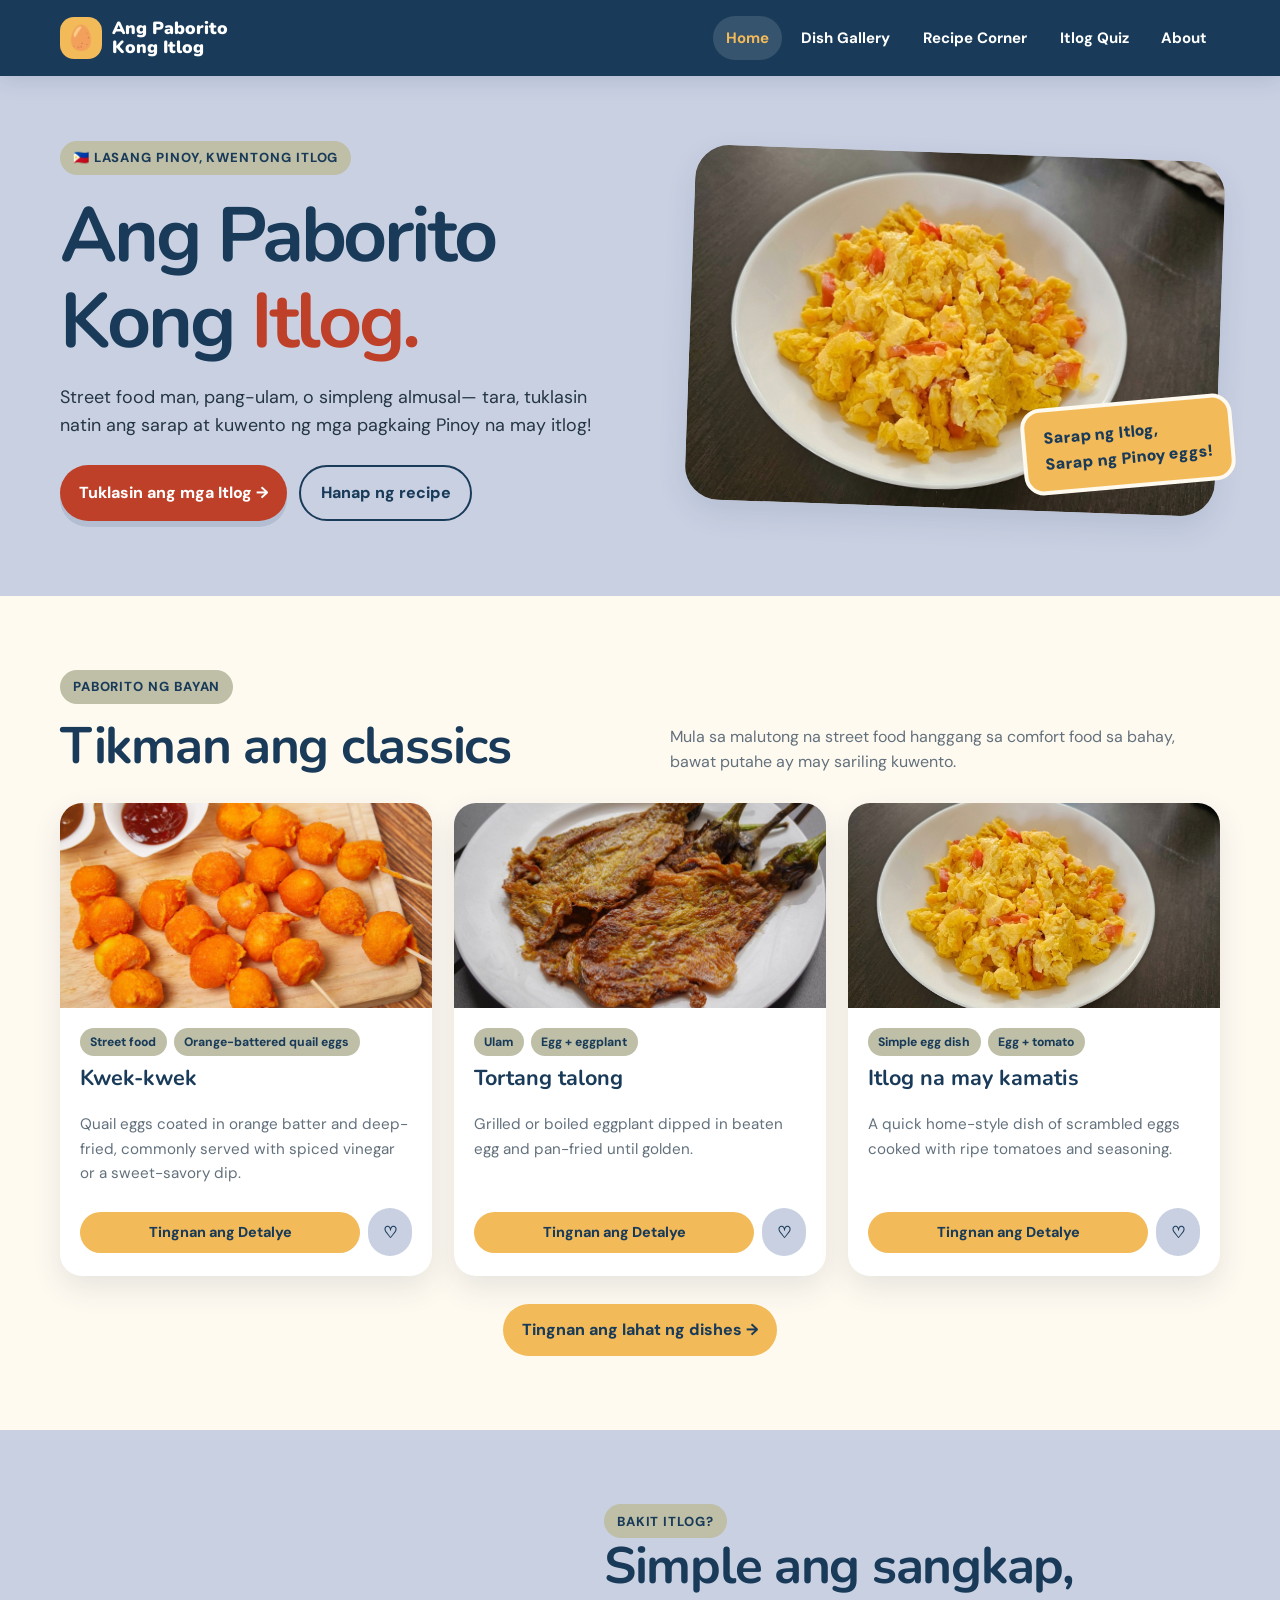
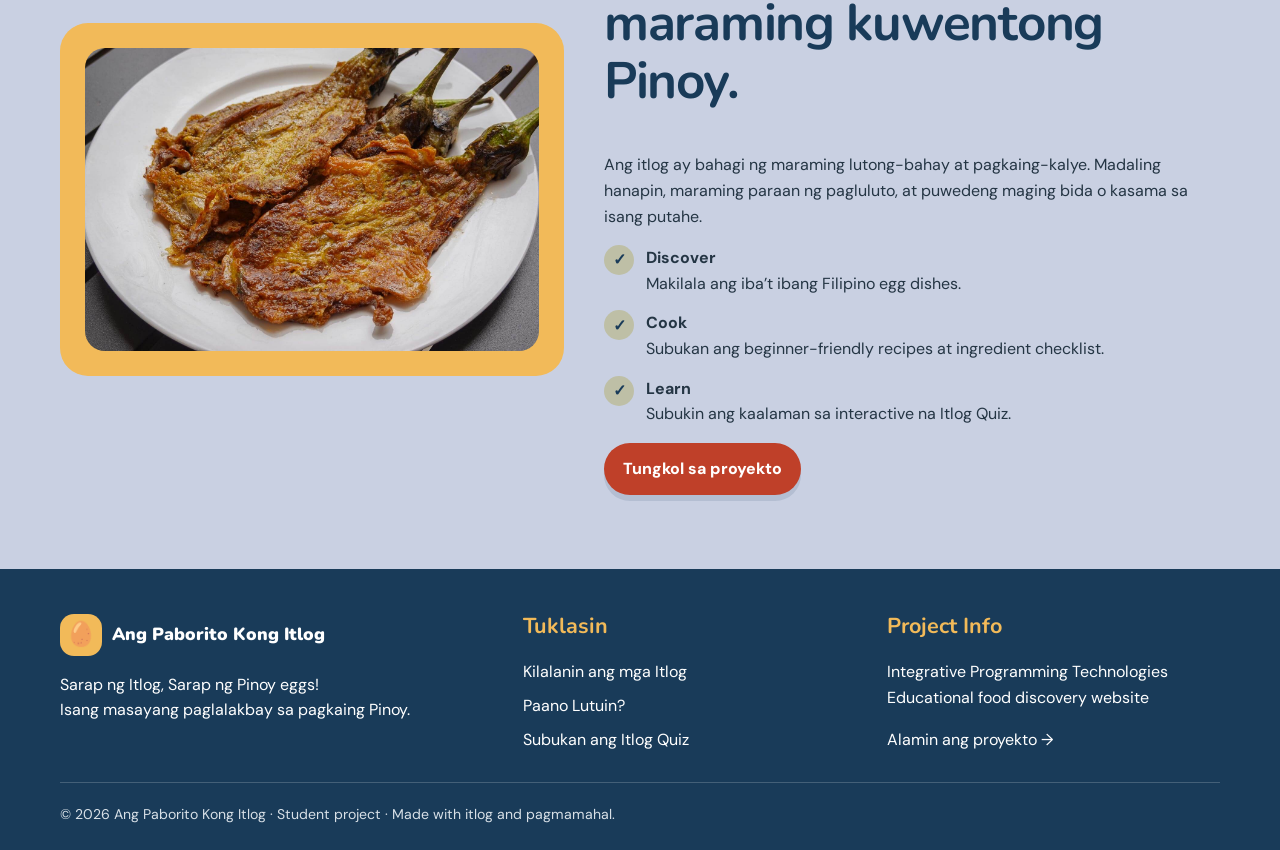
<file: index.html>
<!doctype html>
<html lang="fil">
<head>
    <meta charset="utf-8">
    <meta name="viewport" content="width=device-width, initial-scale=1">
    <meta name="description" content="Kilalanin ang Filipino egg dishes, subukan ang recipes, at sagutan ang Itlog Quiz.">

    <title>Tara, Kain Itlog! | Ang Paborito Kong Itlog</title>

    <link rel="stylesheet" href="css/style.css">
</head>
<body>
    <!-- Header and Navigation -->
    <header class="site-header">
        <div class="container nav-wrap">

            <a class="brand" href="index.html" aria-label="Ang Paborito Kong Itlog home">
                <span class="brand-mark">🥚</span>
                <span>
                    Ang Paborito<br>
                    Kong Itlog
                </span>
            </a>

            <button
                class="menu-toggle"
                id="menuToggle"
                aria-expanded="false"
                aria-controls="mainNav"
            >
                ☰ Menu
            </button>

            <nav class="nav-links" id="mainNav" aria-label="Pangunahing navigation">
                <a href="index.html">Home</a>
                <a href="dishes.html">Dish Gallery</a>
                <a href="recipes.html">Recipe Corner</a>
                <a href="quiz.html">Itlog Quiz</a>
                <a href="about.html">About</a>
            </nav>

        </div>
    </header>

    <main>
        <!-- Hero Section -->
        <section class="hero">
            <div class="container hero-grid">

                <div>
                    <span class="eyebrow">🇵🇭 Lasang Pinoy, kwentong itlog</span>

                    <h1>
                        Ang Paborito<br>
                        Kong <span>Itlog.</span>
                    </h1>

                    <p>
                        Street food man, pang-ulam, o simpleng almusal—
                        tara, tuklasin natin ang sarap at kuwento ng mga
                        pagkaing Pinoy na may itlog!
                    </p>

                    <div class="actions">
                        <a class="button primary" href="dishes.html">
                            Tuklasin ang mga Itlog →
                        </a>

                        <a class="button outline" href="recipes.html">
                            Hanap ng recipe
                        </a>
                    </div>
                </div>

                <div class="hero-art">
                    <img
                        src="images/hero.jpg"
                        alt="Illustration ng kwek-kwek at itlog sa plato"
                    >

                    <span class="hero-sticker">
                        Sarap ng Itlog,<br>
                        Sarap ng Pinoy eggs!
                    </span>
                </div>

            </div>
        </section>

        <!-- Featured Dishes Section -->
        <section class="section">
            <div class="container">

                <div class="section-head">
                    <div>
                        <span class="eyebrow">Paborito ng bayan</span>

                        <h2 style="margin: 14px 0 0">
                            Tikman ang classics
                        </h2>
                    </div>

                    <p>
                        Mula sa malutong na street food hanggang sa comfort
                        food sa bahay, bawat putahe ay may sariling kuwento.
                    </p>
                </div>

                <div class="dish-grid" id="featuredDishes"></div>

                <div class="center" style="margin-top: 28px">
                    <a class="button secondary" href="dishes.html">
                        Tingnan ang lahat ng dishes →
                    </a>
                </div>

            </div>
        </section>

        <!-- Filipino Food Culture Section -->
        <section class="section alt">
            <div class="container culture-grid">

                <div class="culture-art">
                    <img
                        src="images/tortang-talong.jpg"
                        alt="Illustration ng tortang talong"
                    >
                </div>

                <div>
                    <span class="eyebrow">Bakit itlog?</span>

                    <h2>
                        Simple ang sangkap,<br>
                        maraming kuwentong Pinoy.
                    </h2>

                    <p>
                        Ang itlog ay bahagi ng maraming lutong-bahay at
                        pagkaing-kalye. Madaling hanapin, maraming paraan
                        ng pagluluto, at puwedeng maging bida o kasama
                        sa isang putahe.
                    </p>

                    <ul class="feature-list">
                        <li>
                            <span class="check-dot">✓</span>
                            <span>
                                <b>Discover</b><br>
                                Makilala ang iba’t ibang Filipino egg dishes.
                            </span>
                        </li>

                        <li>
                            <span class="check-dot">✓</span>
                            <span>
                                <b>Cook</b><br>
                                Subukan ang beginner-friendly recipes at
                                ingredient checklist.
                            </span>
                        </li>

                        <li>
                            <span class="check-dot">✓</span>
                            <span>
                                <b>Learn</b><br>
                                Subukin ang kaalaman sa interactive na
                                Itlog Quiz.
                            </span>
                        </li>
                    </ul>

                    <a class="button primary" href="about.html">
                        Tungkol sa proyekto
                    </a>
                </div>

            </div>
        </section>
    </main>

    <!-- Footer -->
    <footer class="site-footer">
        <div class="container">

            <div class="footer-grid">

                <!-- Footer Brand -->
                <div>
                    <div class="brand">
                        <span class="brand-mark">🥚</span>
                        <span>Ang Paborito Kong Itlog</span>
                    </div>

                    <p style="margin-top: 16px">
                        Sarap ng Itlog, Sarap ng Pinoy eggs!<br>
                        Isang masayang paglalakbay sa pagkaing Pinoy.
                    </p>
                </div>

                <!-- Footer Navigation -->
                <div>
                    <h3>Tuklasin</h3>

                    <div class="footer-links">
                        <a href="dishes.html">Kilalanin ang mga Itlog</a>
                        <a href="recipes.html">Paano Lutuin?</a>
                        <a href="quiz.html">Subukan ang Itlog Quiz</a>
                    </div>
                </div>

                <!-- Project Information -->
                <div>
                    <h3>Project Info</h3>

                    <p>
                        Integrative Programming Technologies<br>
                        Educational food discovery website
                    </p>

                    <a href="about.html">Alamin ang proyekto →</a>
                </div>

            </div>

            <!-- Copyright -->
            <div class="copyright">
                © 2026 Ang Paborito Kong Itlog · Student project ·
                Made with itlog and pagmamahal.
            </div>

        </div>
    </footer>

    <!-- JavaScript Files -->
    <script src="js/main.js"></script>
    <script src="js/dishes.js"></script>
</body>
</html>
</file>
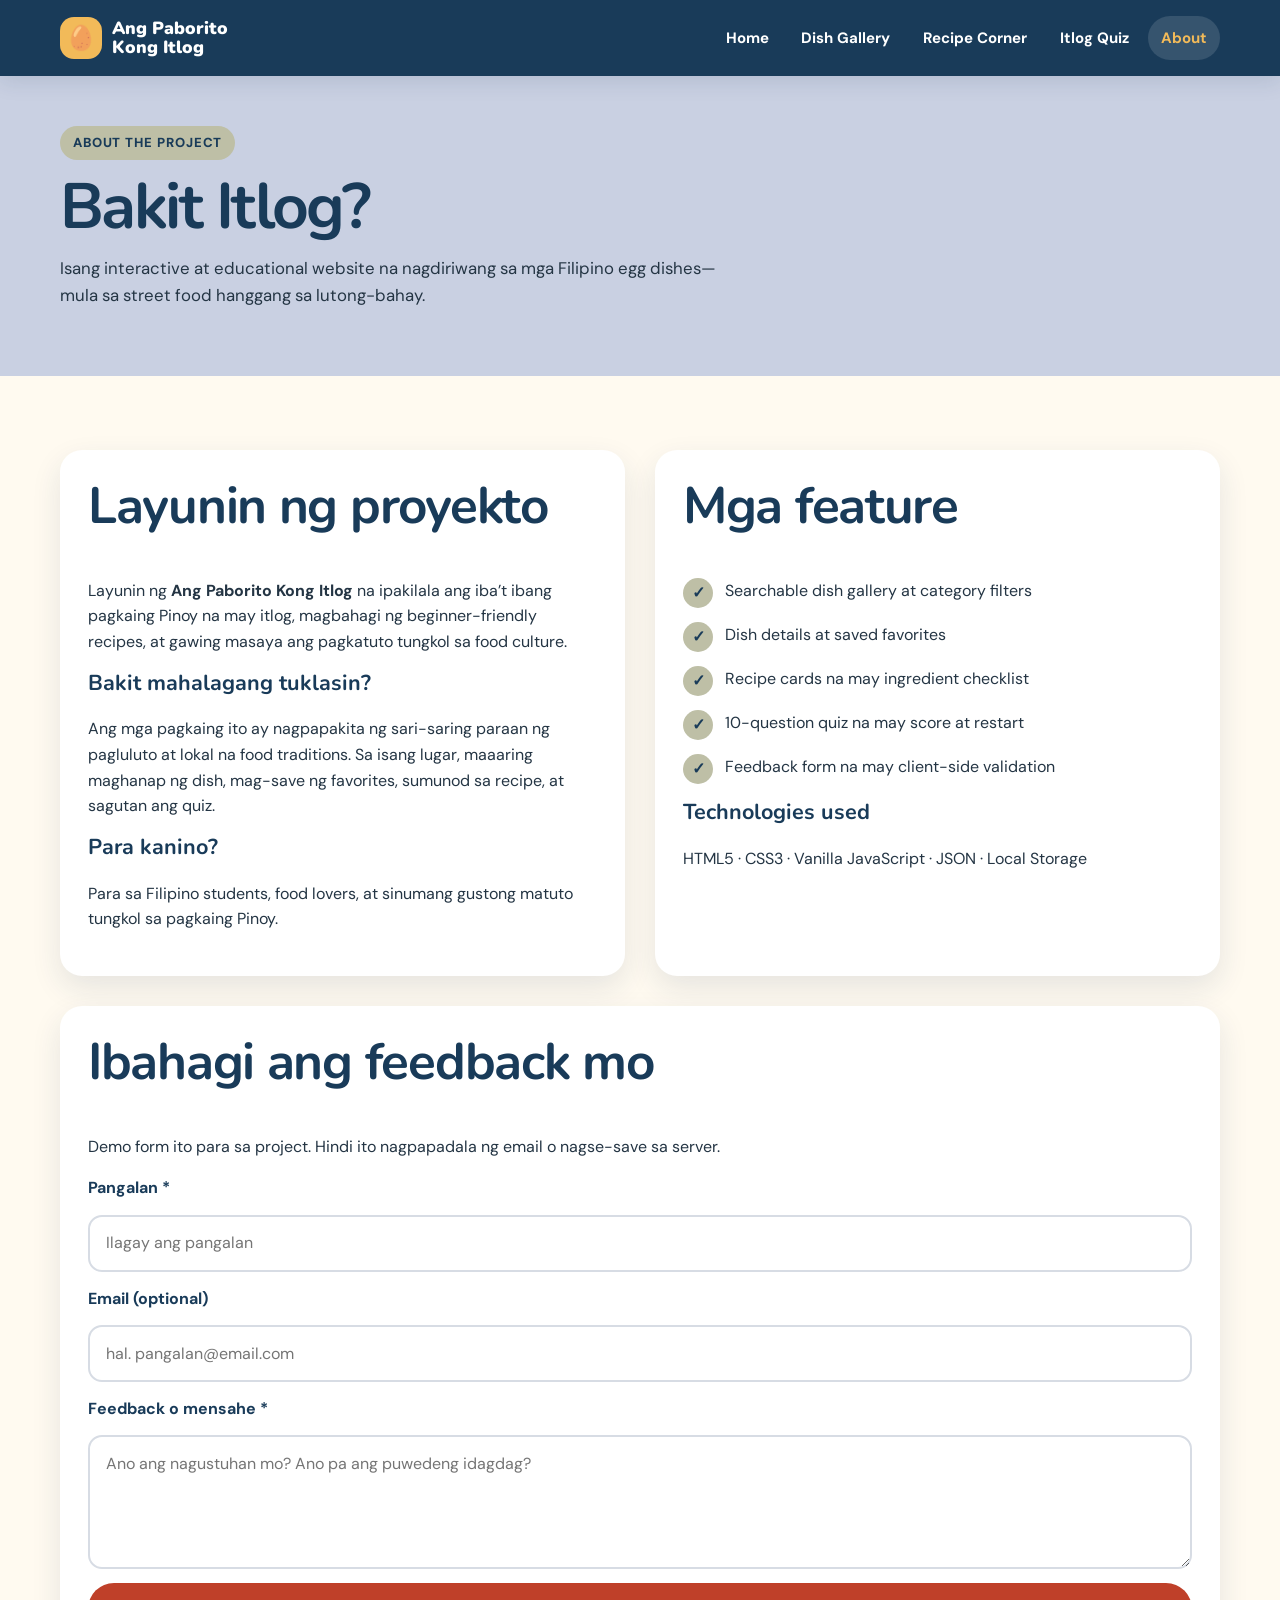
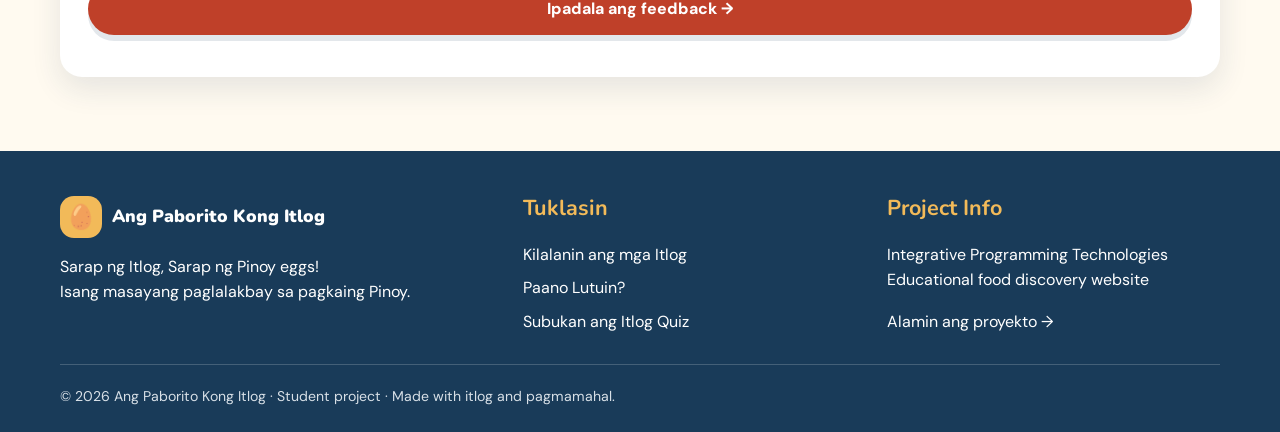
<file: about.html>
<!doctype html>
<html lang="fil">
<head>
    <meta charset="utf-8">
    <meta name="viewport" content="width=device-width, initial-scale=1">
    <meta name="description" content="Kilalanin ang Filipino egg dishes, subukan ang recipes, at sagutan ang Itlog Quiz.">

    <title>Bakit Itlog? | Ang Paborito Kong Itlog</title>

    <link rel="stylesheet" href="css/style.css">
</head>
<body>
    <header class="site-header">
        <div class="container nav-wrap">
            <a class="brand" href="index.html" aria-label="Ang Paborito Kong Itlog home">
                <span class="brand-mark">🥚</span>
                <span>
                    Ang Paborito<br>
                    Kong Itlog
                </span>
            </a>

            <button
                class="menu-toggle"
                id="menuToggle"
                aria-expanded="false"
                aria-controls="mainNav"
            >
                ☰ Menu
            </button>

            <nav class="nav-links" id="mainNav" aria-label="Pangunahing navigation">
                <a href="index.html">Home</a>
                <a href="dishes.html">Dish Gallery</a>
                <a href="recipes.html">Recipe Corner</a>
                <a href="quiz.html">Itlog Quiz</a>
                <a href="about.html">About</a>
            </nav>
        </div>
    </header>

    <main>
        <section class="page-hero">
            <div class="container">
                <span class="eyebrow">About the project</span>

                <h1>Bakit Itlog?</h1>

                <p>
                    Isang interactive at educational website na nagdiriwang
                    sa mga Filipino egg dishes—mula sa street food hanggang
                    sa lutong-bahay.
                </p>
            </div>
        </section>

        <section class="section">
            <div class="container about-grid">

                <!-- Project Purpose -->
                <article class="info-panel">
                    <h2>Layunin ng proyekto</h2>

                    <p>
                        Layunin ng <b>Ang Paborito Kong Itlog</b> na ipakilala
                        ang iba’t ibang pagkaing Pinoy na may itlog, magbahagi
                        ng beginner-friendly recipes, at gawing masaya ang
                        pagkatuto tungkol sa food culture.
                    </p>

                    <h3>Bakit mahalagang tuklasin?</h3>

                    <p>
                        Ang mga pagkaing ito ay nagpapakita ng sari-saring
                        paraan ng pagluluto at lokal na food traditions.
                        Sa isang lugar, maaaring maghanap ng dish, mag-save
                        ng favorites, sumunod sa recipe, at sagutan ang quiz.
                    </p>

                    <h3>Para kanino?</h3>

                    <p>
                        Para sa Filipino students, food lovers, at sinumang
                        gustong matuto tungkol sa pagkaing Pinoy.
                    </p>
                </article>

                <!-- Project Features -->
                <article class="info-panel">
                    <h2>Mga feature</h2>

                    <ul class="feature-list">
                        <li>
                            <span class="check-dot">✓</span>
                            <span>Searchable dish gallery at category filters</span>
                        </li>

                        <li>
                            <span class="check-dot">✓</span>
                            <span>Dish details at saved favorites</span>
                        </li>

                        <li>
                            <span class="check-dot">✓</span>
                            <span>Recipe cards na may ingredient checklist</span>
                        </li>

                        <li>
                            <span class="check-dot">✓</span>
                            <span>10-question quiz na may score at restart</span>
                        </li>

                        <li>
                            <span class="check-dot">✓</span>
                            <span>Feedback form na may client-side validation</span>
                        </li>
                    </ul>

                    <h3>Technologies used</h3>

                    <p>
                        HTML5 · CSS3 · Vanilla JavaScript · JSON · Local Storage
                    </p>
                </article>

                <!-- Feedback Form -->
                <article class="info-panel" style="grid-column: 1 / -1">
                    <h2>Ibahagi ang feedback mo</h2>

                    <p>
                        Demo form ito para sa project. Hindi ito nagpapadala
                        ng email o nagse-save sa server.
                    </p>

                    <form id="feedbackForm" class="feedback-form">
                        <label for="feedbackName">Pangalan *</label>

                        <input
                            class="field"
                            id="feedbackName"
                            name="name"
                            required
                            maxlength="80"
                            placeholder="Ilagay ang pangalan"
                        >

                        <label for="feedbackEmail">Email (optional)</label>

                        <input
                            class="field"
                            id="feedbackEmail"
                            name="email"
                            type="email"
                            placeholder="hal. pangalan@email.com"
                        >

                        <label for="feedbackMessage">Feedback o mensahe *</label>

                        <textarea
                            class="field"
                            id="feedbackMessage"
                            name="message"
                            required
                            minlength="5"
                            rows="4"
                            placeholder="Ano ang nagustuhan mo? Ano pa ang puwedeng idagdag?"
                        ></textarea>

                        <button class="button primary" type="submit">
                            Ipadala ang feedback →
                        </button>

                        <div id="feedbackNotice" aria-live="polite"></div>
                    </form>
                </article>

            </div>
        </section>
    </main>

    <footer class="site-footer">
        <div class="container">
            <div class="footer-grid">

                <!-- Footer Brand -->
                <div>
                    <div class="brand">
                        <span class="brand-mark">🥚</span>
                        <span>Ang Paborito Kong Itlog</span>
                    </div>

                    <p style="margin-top: 16px">
                        Sarap ng Itlog, Sarap ng Pinoy eggs!<br>
                        Isang masayang paglalakbay sa pagkaing Pinoy.
                    </p>
                </div>

                <!-- Footer Navigation -->
                <div>
                    <h3>Tuklasin</h3>

                    <div class="footer-links">
                        <a href="dishes.html">Kilalanin ang mga Itlog</a>
                        <a href="recipes.html">Paano Lutuin?</a>
                        <a href="quiz.html">Subukan ang Itlog Quiz</a>
                    </div>
                </div>

                <!-- Project Information -->
                <div>
                    <h3>Project Info</h3>

                    <p>
                        Integrative Programming Technologies<br>
                        Educational food discovery website
                    </p>

                    <a href="about.html">Alamin ang proyekto →</a>
                </div>

            </div>

            <div class="copyright">
                © 2026 Ang Paborito Kong Itlog · Student project ·
                Made with itlog and pagmamahal.
            </div>
        </div>
    </footer>

    <script src="js/main.js"></script>
    <script src="js/about.js"></script>
</body>
</html>
</file>
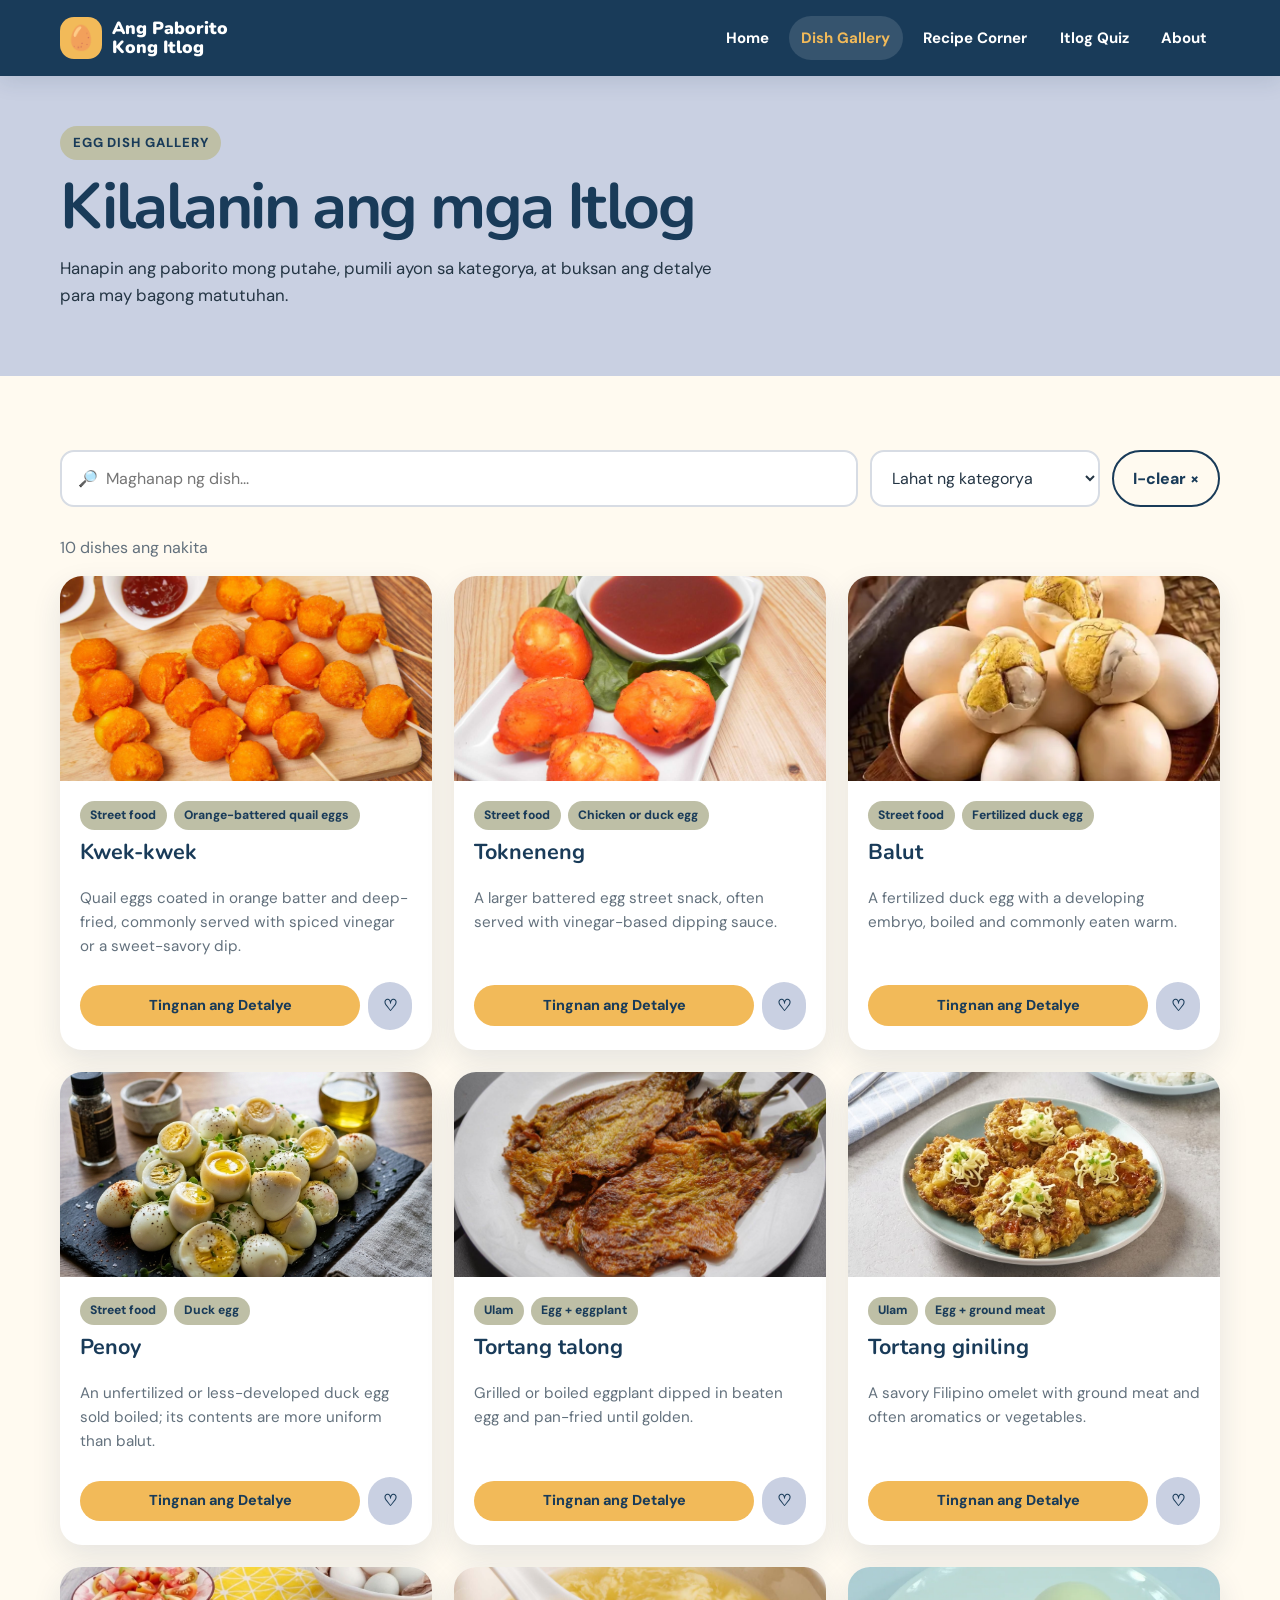
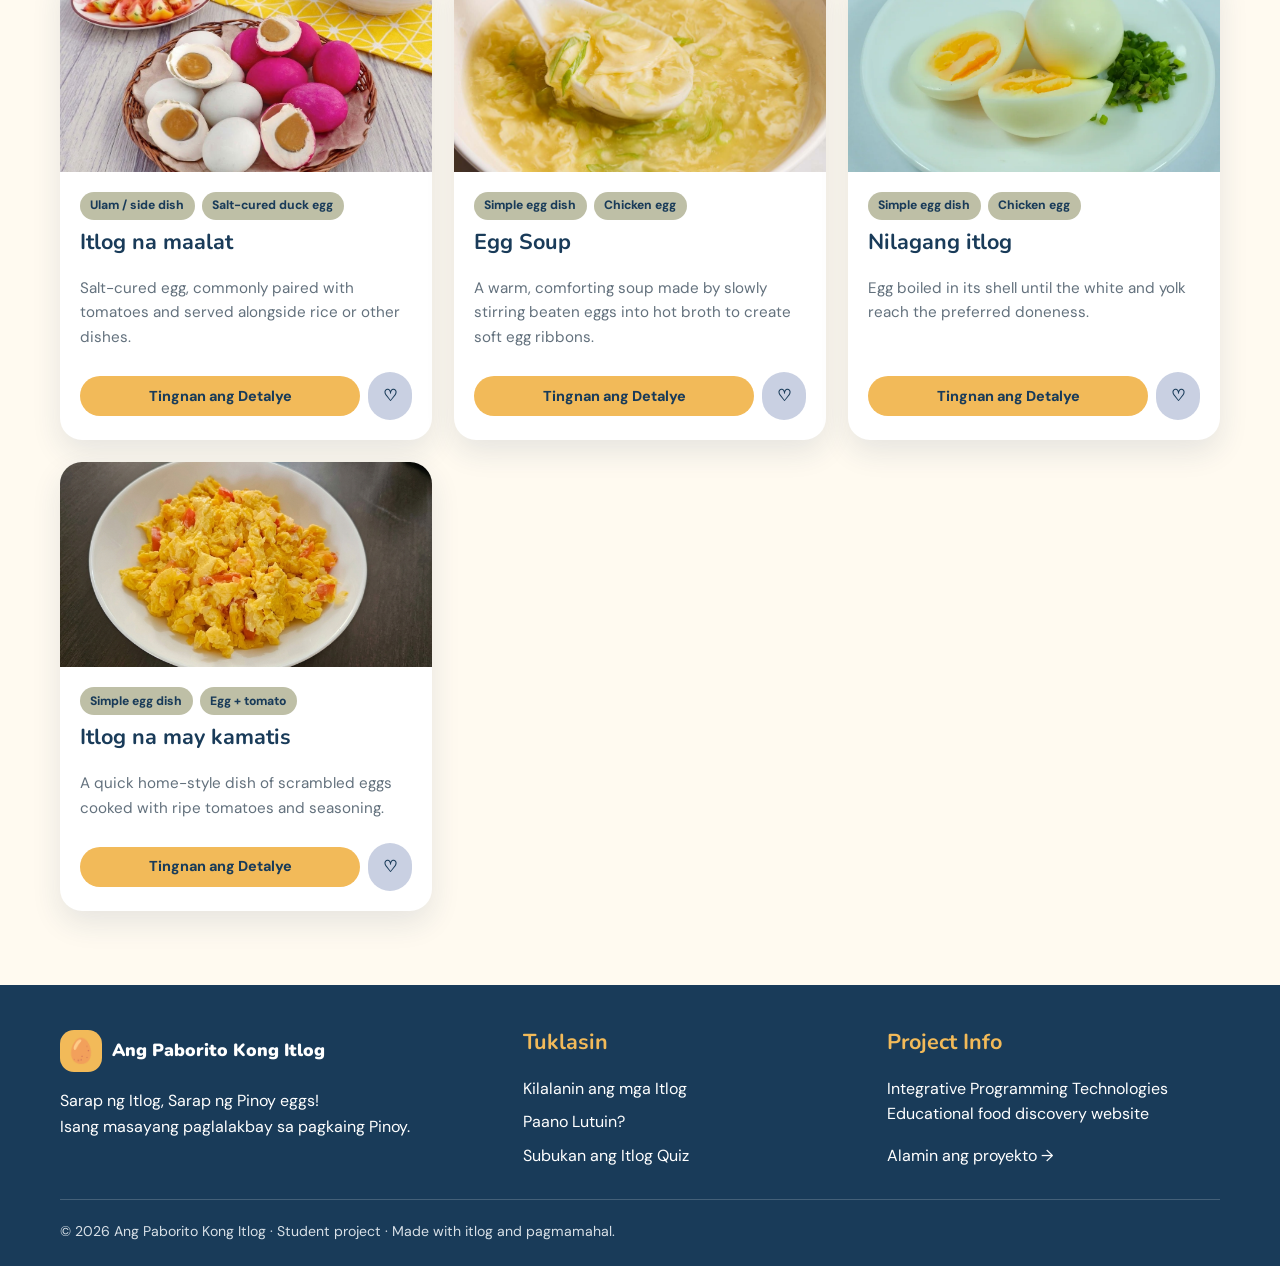
<file: dishes.html>
<!doctype html>
<html lang="fil">
<head>
    <meta charset="utf-8">
    <meta name="viewport" content="width=device-width, initial-scale=1">
    <meta name="description" content="Kilalanin ang Filipino egg dishes, subukan ang recipes, at sagutan ang Itlog Quiz.">

    <title>Kilalanin ang mga Itlog | Ang Paborito Kong Itlog</title>

    <link rel="stylesheet" href="css/style.css">
</head>
<body>
    <header class="site-header">
        <div class="container nav-wrap">

            <a class="brand" href="index.html" aria-label="Ang Paborito Kong Itlog home">
                <span class="brand-mark">🥚</span>
                <span>
                    Ang Paborito<br>
                    Kong Itlog
                </span>
            </a>

            <button
                class="menu-toggle"
                id="menuToggle"
                aria-expanded="false"
                aria-controls="mainNav"
            >
                ☰ Menu
            </button>

            <nav class="nav-links" id="mainNav" aria-label="Pangunahing navigation">
                <a href="index.html">Home</a>
                <a href="dishes.html">Dish Gallery</a>
                <a href="recipes.html">Recipe Corner</a>
                <a href="quiz.html">Itlog Quiz</a>
                <a href="about.html">About</a>
            </nav>

        </div>
    </header>

    <main>
        <!-- Page Header -->
        <section class="page-hero">
            <div class="container">
                <span class="eyebrow">Egg Dish Gallery</span>

                <h1>Kilalanin ang mga Itlog</h1>

                <p>
                    Hanapin ang paborito mong putahe, pumili ayon sa
                    kategorya, at buksan ang detalye para may bagong
                    matutuhan.
                </p>
            </div>
        </section>

        <!-- Dish Gallery -->
        <section class="section">
            <div class="container">

                <!-- Search and Category Filters -->
                <div class="filters">
                    <input
                        class="field"
                        id="dishSearch"
                        type="search"
                        placeholder="🔎  Maghanap ng dish..."
                        aria-label="Maghanap ng dish"
                    >

                    <select
                        class="field"
                        id="categoryFilter"
                        aria-label="Filter ayon sa category"
                    >
                        <option value="all">Lahat ng kategorya</option>
                        <option>Street food</option>
                        <option>Ulam</option>
                        <option>Ulam / side dish</option>
                        <option>Simple egg dish</option>
                    </select>

                    <button class="button outline" id="clearFilters">
                        I-clear ×
                    </button>
                </div>

                <!-- Search Results Count -->
                <p
                    id="resultCount"
                    class="muted"
                    aria-live="polite"
                ></p>

                <!-- Dish Cards Render Here -->
                <div class="dish-grid" id="dishGrid"></div>

            </div>
        </section>

        <!-- Dish Details Modal -->
        <div
            class="modal-backdrop"
            id="dishModal"
            role="dialog"
            aria-modal="true"
            aria-labelledby="modalTitle"
        >
            <div class="modal">

                <button
                    class="modal-close"
                    id="closeModal"
                    aria-label="Isara ang detalye"
                >
                    ✕
                </button>

                <div id="modalBody" class="modal-content"></div>

            </div>
        </div>
    </main>

    <!-- Footer -->
    <footer class="site-footer">
        <div class="container">

            <div class="footer-grid">

                <!-- Footer Brand -->
                <div>
                    <div class="brand">
                        <span class="brand-mark">🥚</span>
                        <span>Ang Paborito Kong Itlog</span>
                    </div>

                    <p style="margin-top: 16px">
                        Sarap ng Itlog, Sarap ng Pinoy eggs!<br>
                        Isang masayang paglalakbay sa pagkaing Pinoy.
                    </p>
                </div>

                <!-- Footer Navigation -->
                <div>
                    <h3>Tuklasin</h3>

                    <div class="footer-links">
                        <a href="dishes.html">Kilalanin ang mga Itlog</a>
                        <a href="recipes.html">Paano Lutuin?</a>
                        <a href="quiz.html">Subukan ang Itlog Quiz</a>
                    </div>
                </div>

                <!-- Project Information -->
                <div>
                    <h3>Project Info</h3>

                    <p>
                        Integrative Programming Technologies<br>
                        Educational food discovery website
                    </p>

                    <a href="about.html">Alamin ang proyekto →</a>
                </div>

            </div>

            <!-- Copyright -->
            <div class="copyright">
                © 2026 Ang Paborito Kong Itlog · Student project ·
                Made with itlog and pagmamahal.
            </div>

        </div>
    </footer>

    <!-- JavaScript Files -->
    <script src="js/main.js"></script>
    <script src="js/dishes.js"></script>
</body>
</html>
</file>
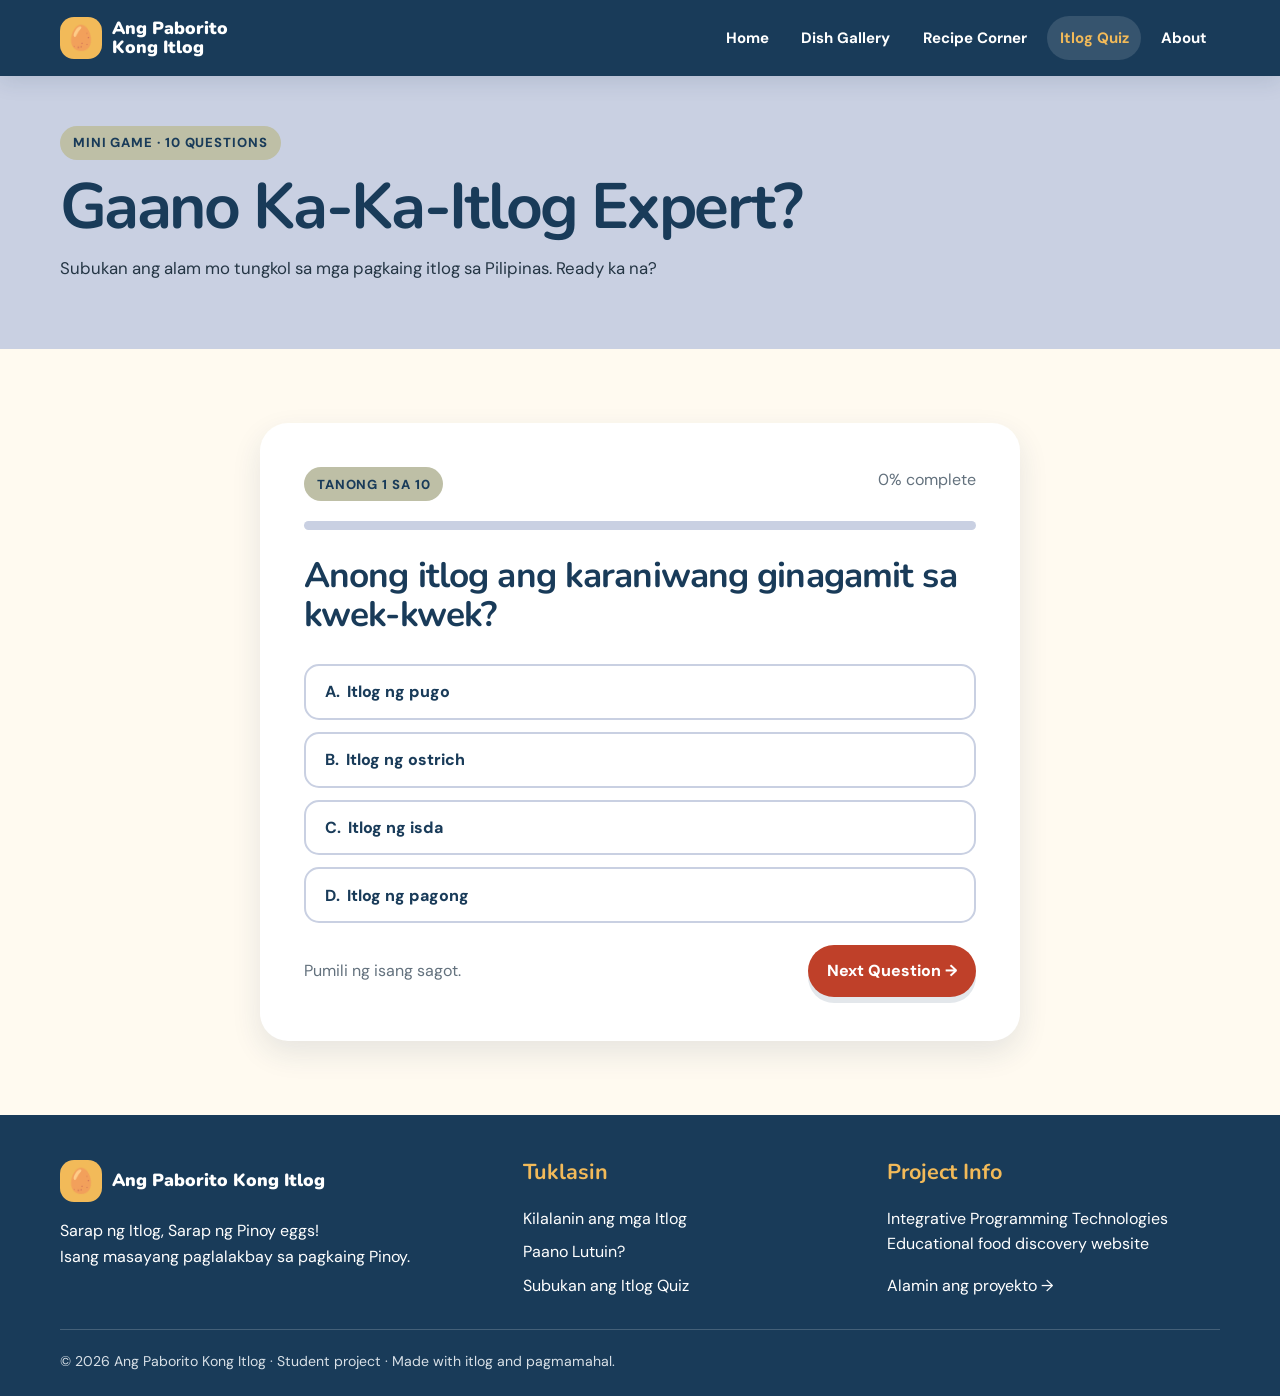
<file: quiz.html>
<!doctype html>
<html lang="fil">
<head>
    <meta charset="utf-8">
    <meta name="viewport" content="width=device-width, initial-scale=1">
    <meta name="description" content="Kilalanin ang Filipino egg dishes, subukan ang recipes, at sagutan ang Itlog Quiz.">

    <title>Itlog Quiz | Ang Paborito Kong Itlog</title>

    <link rel="stylesheet" href="css/style.css">
</head>
<body>
    <!-- Header and Navigation -->
    <header class="site-header">
        <div class="container nav-wrap">

            <a class="brand" href="index.html" aria-label="Ang Paborito Kong Itlog home">
                <span class="brand-mark">🥚</span>
                <span>
                    Ang Paborito<br>
                    Kong Itlog
                </span>
            </a>

            <button
                class="menu-toggle"
                id="menuToggle"
                aria-expanded="false"
                aria-controls="mainNav"
            >
                ☰ Menu
            </button>

            <nav class="nav-links" id="mainNav" aria-label="Pangunahing navigation">
                <a href="index.html">Home</a>
                <a href="dishes.html">Dish Gallery</a>
                <a href="recipes.html">Recipe Corner</a>
                <a href="quiz.html">Itlog Quiz</a>
                <a href="about.html">About</a>
            </nav>

        </div>
    </header>

    <main>
        <!-- Quiz Page Header -->
        <section class="page-hero">
            <div class="container">

                <span class="eyebrow">Mini game · 10 questions</span>

                <h1>Gaano Ka-Ka-Itlog Expert?</h1>

                <p>
                    Subukan ang alam mo tungkol sa mga pagkaing itlog
                    sa Pilipinas. Ready ka na?
                </p>

            </div>
        </section>

        <!-- Quiz Section -->
        <section class="section">
            <div class="container">

                <div class="quiz-shell" id="quizShell">
                    <div id="quizContent"></div>
                </div>

            </div>
        </section>
    </main>

    <!-- Footer -->
    <footer class="site-footer">
        <div class="container">

            <div class="footer-grid">

                <!-- Footer Brand -->
                <div>
                    <div class="brand">
                        <span class="brand-mark">🥚</span>
                        <span>Ang Paborito Kong Itlog</span>
                    </div>

                    <p style="margin-top: 16px">
                        Sarap ng Itlog, Sarap ng Pinoy eggs!<br>
                        Isang masayang paglalakbay sa pagkaing Pinoy.
                    </p>
                </div>

                <!-- Footer Navigation -->
                <div>
                    <h3>Tuklasin</h3>

                    <div class="footer-links">
                        <a href="dishes.html">Kilalanin ang mga Itlog</a>
                        <a href="recipes.html">Paano Lutuin?</a>
                        <a href="quiz.html">Subukan ang Itlog Quiz</a>
                    </div>
                </div>

                <!-- Project Information -->
                <div>
                    <h3>Project Info</h3>

                    <p>
                        Integrative Programming Technologies<br>
                        Educational food discovery website
                    </p>

                    <a href="about.html">Alamin ang proyekto →</a>
                </div>

            </div>

            <!-- Copyright -->
            <div class="copyright">
                © 2026 Ang Paborito Kong Itlog · Student project ·
                Made with itlog and pagmamahal.
            </div>

        </div>
    </footer>

    <!-- JavaScript Files -->
    <script src="js/main.js"></script>
    <script src="js/quiz.js"></script>
</body>
</html>
</file>
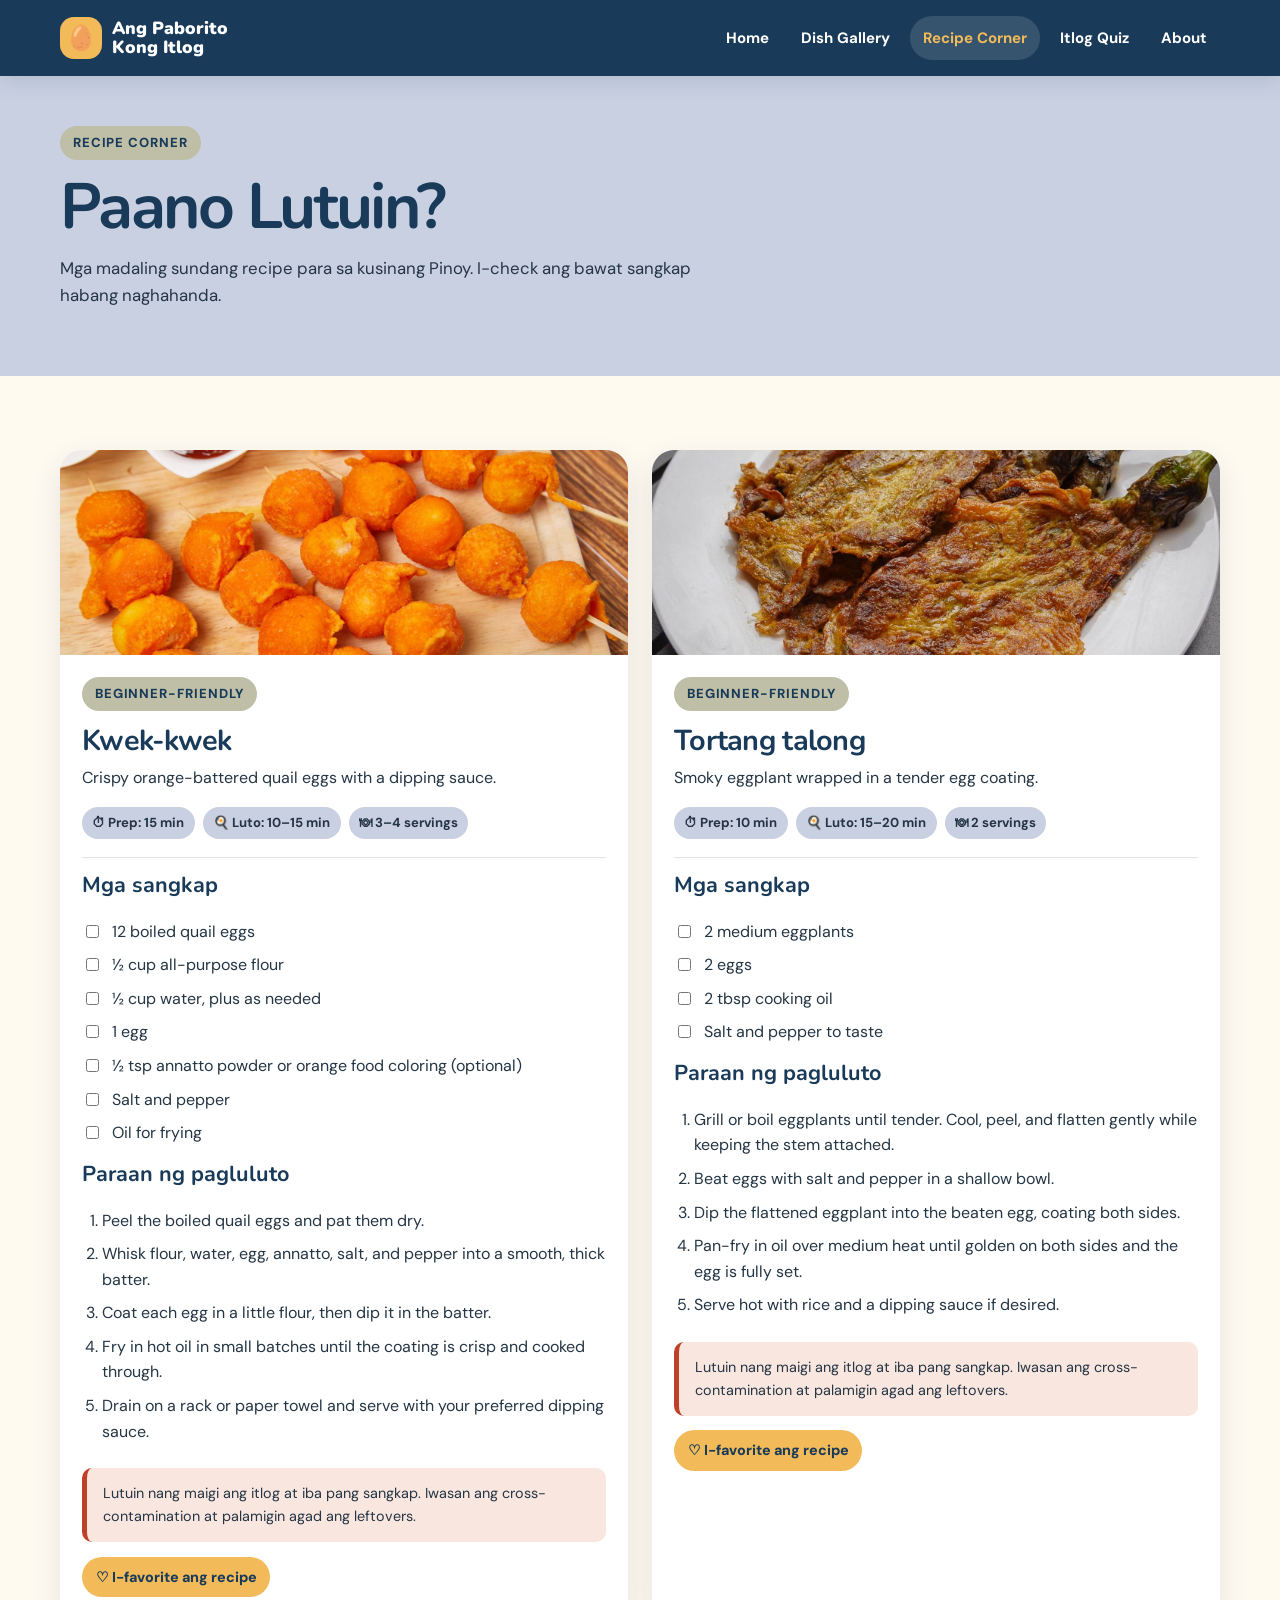
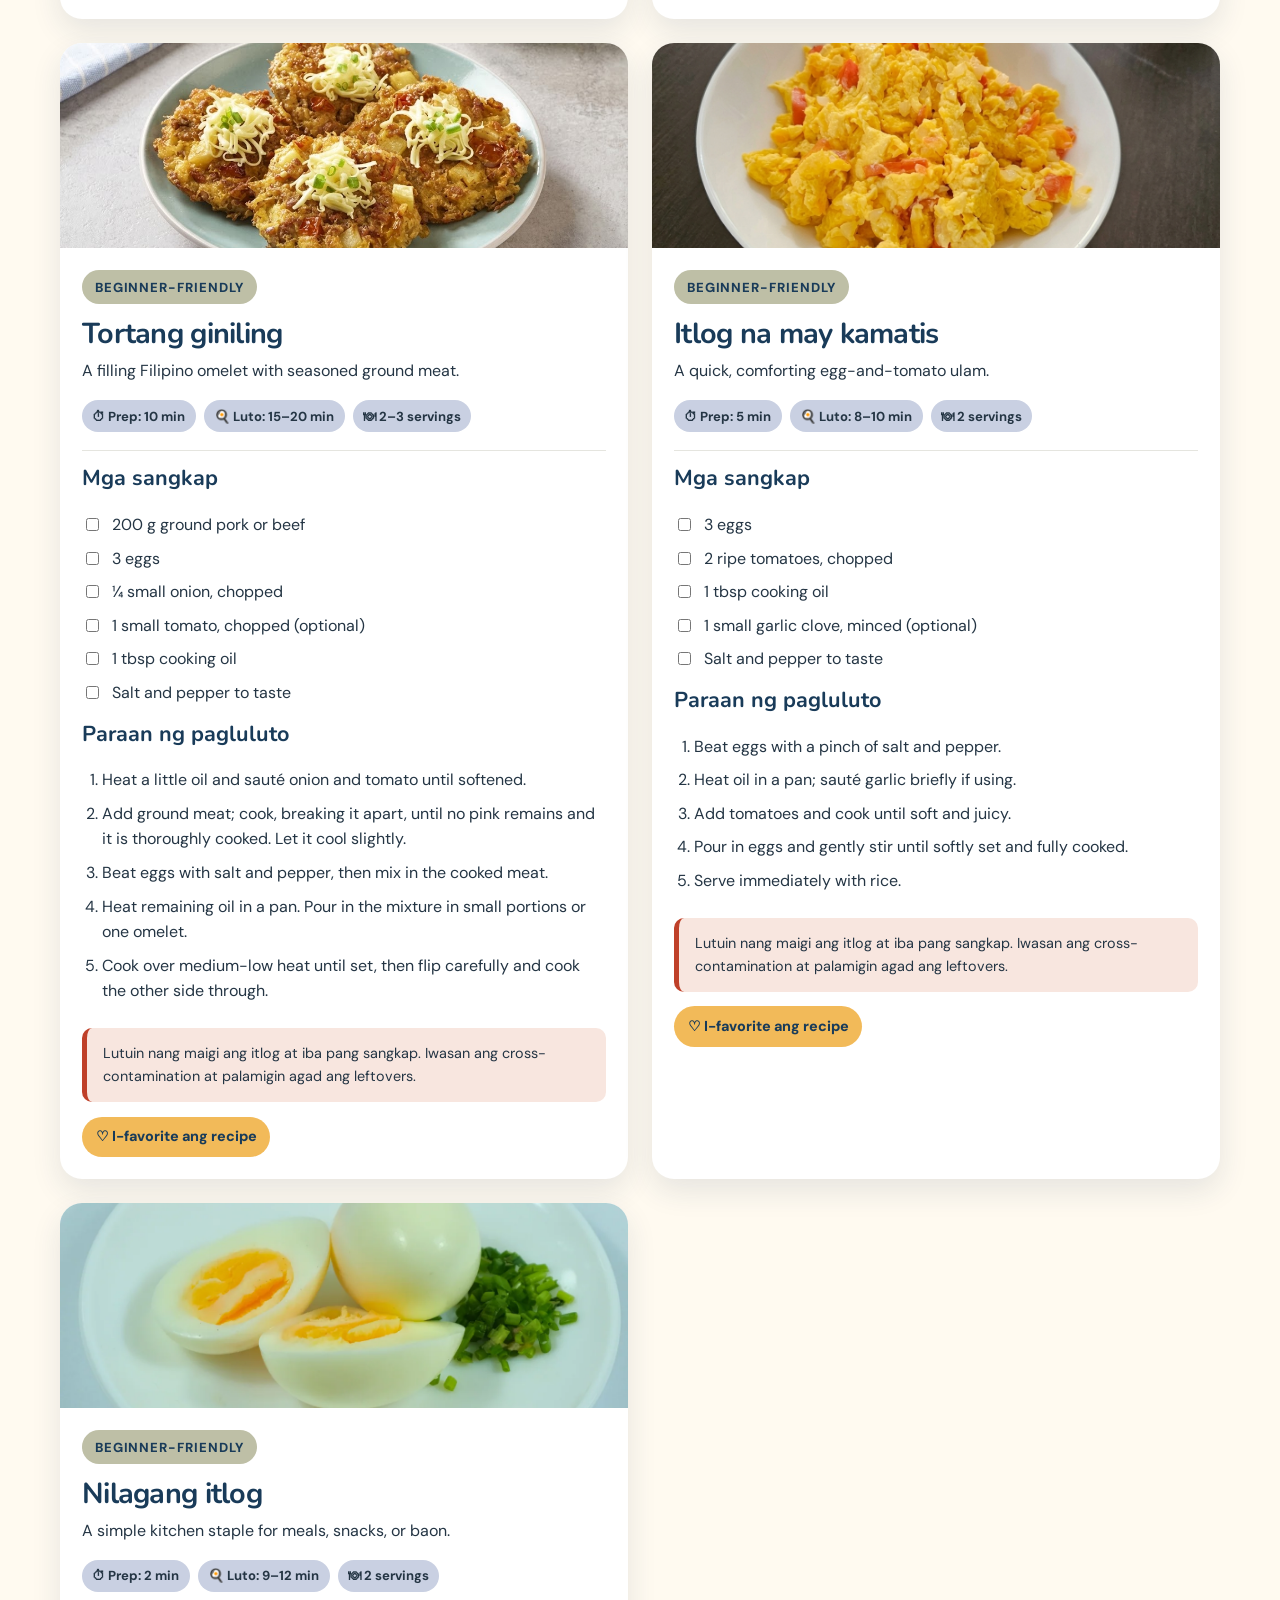
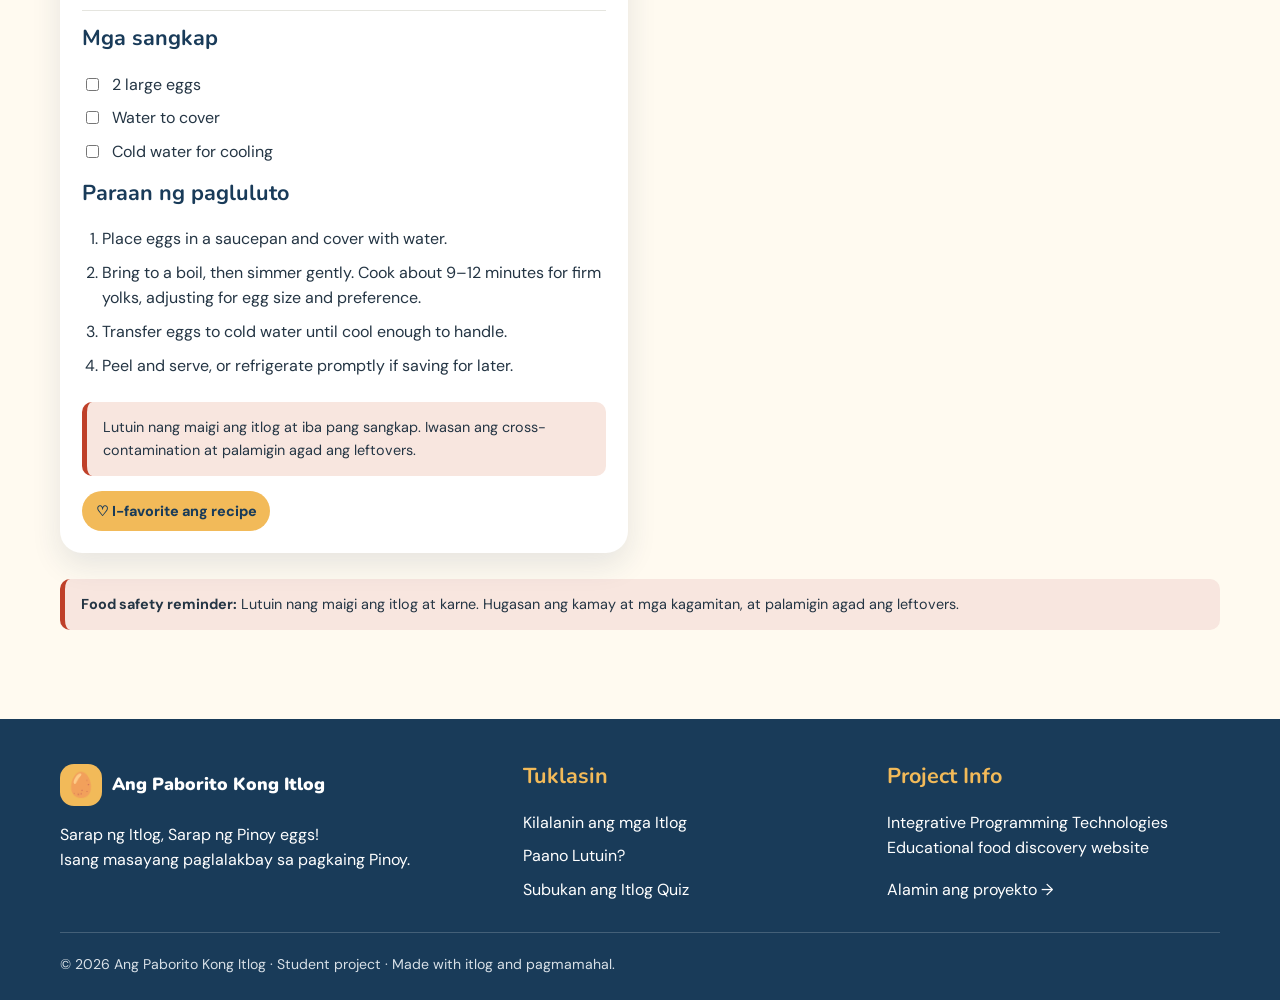
<file: recipes.html>
<!doctype html>
<html lang="fil">
<head>
    <meta charset="utf-8">
    <meta name="viewport" content="width=device-width, initial-scale=1">
    <meta name="description" content="Kilalanin ang Filipino egg dishes, subukan ang recipes, at sagutan ang Itlog Quiz.">

    <title>Paano Lutuin? | Ang Paborito Kong Itlog</title>

    <link rel="stylesheet" href="css/style.css">
</head>
<body>
    <!-- Header and Navigation -->
    <header class="site-header">
        <div class="container nav-wrap">

            <a class="brand" href="index.html" aria-label="Ang Paborito Kong Itlog home">
                <span class="brand-mark">🥚</span>
                <span>
                    Ang Paborito<br>
                    Kong Itlog
                </span>
            </a>

            <button
                class="menu-toggle"
                id="menuToggle"
                aria-expanded="false"
                aria-controls="mainNav"
            >
                ☰ Menu
            </button>

            <nav class="nav-links" id="mainNav" aria-label="Pangunahing navigation">
                <a href="index.html">Home</a>
                <a href="dishes.html">Dish Gallery</a>
                <a href="recipes.html">Recipe Corner</a>
                <a href="quiz.html">Itlog Quiz</a>
                <a href="about.html">About</a>
            </nav>

        </div>
    </header>

    <main>
        <!-- Page Header -->
        <section class="page-hero">
            <div class="container">

                <span class="eyebrow">Recipe Corner</span>

                <h1>Paano Lutuin?</h1>

                <p>
                    Mga madaling sundang recipe para sa kusinang Pinoy.
                    I-check ang bawat sangkap habang naghahanda.
                </p>

            </div>
        </section>

        <!-- Recipe Section -->
        <section class="section">
            <div class="container">

                <!-- Recipe Cards Render Here -->
                <div class="recipe-grid" id="recipeGrid"></div>

                <!-- Food Safety Reminder -->
                <p class="safety-note" style="margin-top: 26px">
                    <b>Food safety reminder:</b>
                    Lutuin nang maigi ang itlog at karne.
                    Hugasan ang kamay at mga kagamitan, at palamigin
                    agad ang leftovers.
                </p>

            </div>
        </section>
    </main>

    <!-- Footer -->
    <footer class="site-footer">
        <div class="container">

            <div class="footer-grid">

                <!-- Footer Brand -->
                <div>
                    <div class="brand">
                        <span class="brand-mark">🥚</span>
                        <span>Ang Paborito Kong Itlog</span>
                    </div>

                    <p style="margin-top: 16px">
                        Sarap ng Itlog, Sarap ng Pinoy eggs!<br>
                        Isang masayang paglalakbay sa pagkaing Pinoy.
                    </p>
                </div>

                <!-- Footer Navigation -->
                <div>
                    <h3>Tuklasin</h3>

                    <div class="footer-links">
                        <a href="dishes.html">Kilalanin ang mga Itlog</a>
                        <a href="recipes.html">Paano Lutuin?</a>
                        <a href="quiz.html">Subukan ang Itlog Quiz</a>
                    </div>
                </div>

                <!-- Project Information -->
                <div>
                    <h3>Project Info</h3>

                    <p>
                        Integrative Programming Technologies<br>
                        Educational food discovery website
                    </p>

                    <a href="about.html">Alamin ang proyekto →</a>
                </div>

            </div>

            <!-- Copyright -->
            <div class="copyright">
                © 2026 Ang Paborito Kong Itlog · Student project ·
                Made with itlog and pagmamahal.
            </div>

        </div>
    </footer>

    <!-- JavaScript Files -->
    <script src="js/main.js"></script>
    <script src="js/recipes.js"></script>
</body>
</html>
</file>
<file: css/style.css>
@import url('https://fonts.googleapis.com/css2?family=DM+Sans:wght@400;500;600;700&family=Nunito:wght@700;800;900&display=swap');

:root {
    --navy: #193B59;
    --gold: #F2BA59;
    --terracotta: #BF4029;
    --periwinkle: #C9D0E2;
    --sage: #BEBFA6;
    --cream: #fffaf0;
    --white: #fff;
    --ink: #243544;
    --muted: #63717d;
    --radius: 22px;
    --shadow: 0 12px 30px rgba(25,59,89,.11);
}

* {
    box-sizing: border-box;
}

html {
    scroll-behavior: smooth;
}

body {
    margin: 0;
    background: var(--cream);
    color: var(--ink);
    font-family: 'DM Sans',Arial,sans-serif;
    line-height: 1.6;
}

h1,h2,h3,h4 {
    font-family: 'Nunito',Arial,sans-serif;
    color: var(--navy);
    line-height: 1.12;
    margin-top: 0;
}

h1 {
    font-size: clamp(2.7rem,6vw,5.3rem);
    letter-spacing: -.04em;
}

h2 {
    font-size: clamp(2rem,4vw,3.2rem);
    letter-spacing: -.025em;
}

h3 {
    font-size: 1.35rem;
}

p {
    margin-top: 0;
}

a {
    color: inherit;
    text-decoration: none;
}

button,input,select,textarea {
    font: inherit;
}

button,.button {
    border: 0;
    border-radius: 999px;
    padding: .82rem 1.2rem;
    font-weight: 800;
    cursor: pointer;
    display: inline-flex;
    align-items: center;
    justify-content: center;
    gap: .45rem;
    transition: transform .18s,background .18s,box-shadow .18s;
}

button:hover,.button:hover {
    transform: translateY(-2px);
}

button:focus-visible,a:focus-visible,input:focus-visible,select:focus-visible,textarea:focus-visible {
    outline: 3px solid var(--terracotta);
    outline-offset: 3px;
}

.primary {
    background: var(--terracotta);
    color: white;
    box-shadow: 0 6px 0 rgba(25,59,89,.12);
}

.secondary {
    background: var(--gold);
    color: var(--navy);
}

.outline {
    border: 2px solid var(--navy);
    color: var(--navy);
    background: transparent;
}

.small {
    padding: .55rem .85rem;
    font-size: .9rem;
}

.container {
    width: min(1160px,calc(100% - 40px));
    margin-inline: auto;
}

.site-header {
    position: sticky;
    top: 0;
    z-index: 20;
    background: var(--navy);
    color: white;
    box-shadow: 0 5px 20px #193b5920;
}

.nav-wrap {
    min-height: 76px;
    display: flex;
    align-items: center;
    justify-content: space-between;
    gap: 20px;
}

.brand {
    display: flex;
    align-items: center;
    gap: 10px;
    font-family: 'Nunito',sans-serif;
    font-weight: 900;
    font-size: 1.1rem;
    line-height: 1.1;
}

.brand-mark {
    width: 42px;
    height: 42px;
    display: grid;
    place-items: center;
    border-radius: 14px;
    background: var(--gold);
    color: var(--navy);
    font-size: 1.5rem;
}

.nav-links {
    display: flex;
    align-items: center;
    gap: 7px;
}

.nav-links a {
    padding: .65rem .8rem;
    border-radius: 999px;
    font-weight: 700;
    font-size: .94rem;
}

.nav-links a:hover,.nav-links a[aria-current=page] {
    background: #ffffff20;
    color: var(--gold);
}

.menu-toggle {
    display: none;
    background: var(--gold);
    color: var(--navy);
}

.hero {
    padding: 65px 0 75px;
    overflow: hidden;
    background: var(--periwinkle);
}

.hero-grid {
    display: grid;
    grid-template-columns: 1.05fr .95fr;
    gap: 45px;
    align-items: center;
}

.eyebrow {
    display: inline-flex;
    align-items: center;
    gap: 8px;
    background: var(--sage);
    color: var(--navy);
    padding: .4rem .8rem;
    border-radius: 999px;
    font-weight: 800;
    font-size: .82rem;
    text-transform: uppercase;
    letter-spacing: .07em;
}

.hero h1 {
    margin: 18px 0;
}

.hero h1 span {
    color: var(--terracotta);
}

.hero p {
    font-size: 1.12rem;
    max-width: 560px;
}

.hero-art {
    position: relative;
}

.hero-art img {
    width: 100%;
    display: block;
    border-radius: 34px;
    box-shadow: var(--shadow);
    transform: rotate(2deg);
}

.hero-sticker {
    position: absolute;
    right: -14px;
    bottom: 20px;
    background: var(--gold);
    color: var(--navy);
    padding: 14px 18px;
    border: 4px solid var(--cream);
    border-radius: 20px;
    font-weight: 900;
    transform: rotate(-5deg);
}

.actions {
    display: flex;
    gap: 12px;
    flex-wrap: wrap;
    margin-top: 25px;
}

.section {
    padding: 74px 0;
}

.section.alt {
    background: var(--periwinkle);
}

.section.sage {
    background: #e8e8dc;
}

.section-head {
    display: flex;
    justify-content: space-between;
    align-items: end;
    gap: 24px;
    margin-bottom: 28px;
}

.section-head p {
    max-width: 550px;
    color: var(--muted);
    margin-bottom: 0;
}

.dish-grid {
    display: grid;
    grid-template-columns: repeat(3,minmax(0,1fr));
    gap: 22px;
}

.dish-card {
    background: white;
    border-radius: var(--radius);
    overflow: hidden;
    box-shadow: var(--shadow);
    display: flex;
    flex-direction: column;
    min-width: 0;
    transition: transform .2s;
}

.dish-card:hover {
    transform: translateY(-5px);
}

.dish-img {
    width: 100%;
    height: 205px;
    object-fit: cover;
    background: var(--sage);
    display: block;
}

.dish-body {
    padding: 20px;
    display: flex;
    flex-direction: column;
    flex: 1;
}

.dish-body p {
    color: var(--muted);
    font-size: .95rem;
}

.dish-meta {
    display: flex;
    gap: 7px;
    flex-wrap: wrap;
    margin-bottom: 10px;
}

.pill {
    font-size: .76rem;
    font-weight: 800;
    background: var(--sage);
    color: var(--navy);
    border-radius: 999px;
    padding: .28rem .65rem;
}

.dish-actions {
    display: flex;
    gap: 8px;
    align-items: center;
    margin-top: auto;
    padding-top: 8px;
}

.dish-actions .button {
    flex: 1;
}

.heart {
    background: var(--periwinkle);
    color: var(--navy);
    min-width: 44px;
    padding: .7rem;
}

.heart[aria-pressed=true] {
    background: var(--terracotta);
    color: white;
}

.culture-grid {
    display: grid;
    grid-template-columns: .9fr 1.1fr;
    gap: 40px;
    align-items: center;
}

.culture-art {
    background: var(--gold);
    border-radius: 28px;
    padding: 25px;
}

.culture-art img {
    display: block;
    width: 100%;
    border-radius: 20px;
}

.feature-list {
    list-style: none;
    padding: 0;
    display: grid;
    gap: 14px;
}

.feature-list li {
    display: flex;
    gap: 12px;
    align-items: flex-start;
}

.check-dot {
    width: 30px;
    height: 30px;
    flex: none;
    border-radius: 50%;
    display: grid;
    place-items: center;
    background: var(--sage);
    color: var(--navy);
    font-weight: 900;
}

.page-hero {
    padding: 50px 0;
    background: var(--periwinkle);
}

.page-hero h1 {
    font-size: clamp(2.5rem,5vw,4rem);
    margin: 12px 0;
}

.page-hero p {
    max-width: 680px;
    font-size: 1.05rem;
}

.filters {
    display: grid;
    grid-template-columns: 1fr 230px auto;
    gap: 12px;
    margin-bottom: 28px;
}

.field {
    width: 100%;
    border: 2px solid #d7dce4;
    border-radius: 14px;
    padding: .85rem 1rem;
    background: white;
    color: var(--ink);
}

.field:focus {
    border-color: var(--navy);
}

.empty-state {
    text-align: center;
    padding: 55px 20px;
    background: white;
    border-radius: var(--radius);
    grid-column: 1/-1;
}

.empty-state .emoji {
    font-size: 3rem;
}

.modal-backdrop {
    position: fixed;
    inset: 0;
    background: #10283dcc;
    display: none;
    align-items: center;
    justify-content: center;
    padding: 20px;
    z-index: 60;
}

.modal-backdrop.open {
    display: flex;
}

.modal {
    background: var(--cream);
    width: min(720px,100%);
    max-height: 90vh;
    overflow: auto;
    border-radius: 26px;
    box-shadow: 0 25px 80px #0004;
    position: relative;
}

.modal-close {
    position: absolute;
    right: 14px;
    top: 14px;
    background: white;
    color: var(--navy);
    font-size: 1.2rem;
    z-index: 2;
}

.modal-content {
    padding: 26px;
}

.modal-content img {
    width: 100%;
    height: 250px;
    object-fit: cover;
    border-radius: 18px;
    background: var(--sage);
}

.modal-content h2 {
    margin: 18px 0 10px;
    font-size: 2.2rem;
}

.recipe-grid {
    display: grid;
    grid-template-columns: repeat(2,minmax(0,1fr));
    gap: 24px;
}

.recipe-card {
    background: white;
    border-radius: var(--radius);
    overflow: hidden;
    box-shadow: var(--shadow);
}

.recipe-content {
    padding: 22px;
}

.recipe-stats {
    display: flex;
    gap: 8px;
    flex-wrap: wrap;
    margin: 14px 0;
}

.recipe-stats span {
    background: var(--periwinkle);
    padding: .35rem .65rem;
    border-radius: 999px;
    font-size: .82rem;
    font-weight: 700;
}

.recipe-details {
    margin-top: 18px;
    border-top: 1px solid #e5e5df;
    padding-top: 15px;
}

.ingredient-list {
    padding: 0;
    list-style: none;
    display: grid;
    gap: 8px;
}

.ingredient-list label {
    display: flex;
    gap: 10px;
    align-items: flex-start;
}

.ingredient-list input {
    margin-top: 6px;
    accent-color: var(--terracotta);
}

.ingredient-list input:checked+span {
    text-decoration: line-through;
    color: var(--muted);
}

.steps {
    padding-left: 1.25rem;
}

.steps li {
    padding: 0 0 8px;
}

.safety-note {
    padding: 14px 16px;
    border-left: 5px solid var(--terracotta);
    background: #f8e6df;
    border-radius: 10px;
    font-size: .9rem;
}

.quiz-shell {
    max-width: 760px;
    margin: 0 auto;
    background: white;
    padding: clamp(22px,5vw,44px);
    border-radius: 28px;
    box-shadow: var(--shadow);
}

.quiz-progress {
    height: 9px;
    background: var(--periwinkle);
    border-radius: 99px;
    overflow: hidden;
    margin: 20px 0 26px;
}

.quiz-progress span {
    height: 100%;
    display: block;
    background: var(--terracotta);
    width: 0;
    transition: width .2s;
}

.quiz-options {
    display: grid;
    gap: 12px;
    margin: 22px 0;
}

.quiz-option {
    border: 2px solid var(--periwinkle);
    background: white;
    color: var(--navy);
    border-radius: 15px;
    text-align: left;
    justify-content: flex-start;
}

.quiz-option.selected {
    background: #f9e8c8;
    border-color: var(--terracotta);
}

.quiz-option.correct {
    background: #e8e8dc;
    border-color: var(--navy);
}

.quiz-option.wrong {
    background: #f8e6df;
    border-color: var(--terracotta);
}

.quiz-bottom {
    display: flex;
    justify-content: space-between;
    align-items: center;
    gap: 12px;
}

.result-score {
    font-size: 4rem;
    font-family: 'Nunito',sans-serif;
    font-weight: 900;
    color: var(--terracotta);
    line-height: 1;
}

.about-grid {
    display: grid;
    grid-template-columns: 1fr 1fr;
    gap: 30px;
}

.info-panel {
    background: white;
    border-radius: var(--radius);
    padding: 28px;
    box-shadow: var(--shadow);
}

.feedback-form {
    display: grid;
    gap: 14px;
}

.feedback-form label {
    font-weight: 700;
    color: var(--navy);
    display: grid;
    gap: 6px;
}

.notice {
    padding: 14px 16px;
    border-radius: 12px;
    background: #e8e8dc;
    color: var(--navy);
    font-weight: 700;
}

.site-footer {
    background: var(--navy);
    color: white;
    padding: 45px 0 24px;
}

.footer-grid {
    display: grid;
    grid-template-columns: 1.3fr 1fr 1fr;
    gap: 30px;
}

.site-footer h3 {
    color: var(--gold);
}

.site-footer a {
    color: #fff;
}

.site-footer a:hover {
    color: var(--gold);
}

.footer-links {
    display: grid;
    gap: 8px;
}

.copyright {
    border-top: 1px solid #ffffff30;
    margin-top: 30px;
    padding-top: 20px;
    color: #d8e0e7;
    font-size: .88rem;
}

.muted {
    color: var(--muted);
}

.center {
    text-align: center;
}

.favorite-empty {
    padding: 30px;
    background: white;
    border-radius: 20px;
    text-align: center;
}

@media(max-width:850px) {
    .nav-links{gap: 0;
}

.nav-links a {
    padding: .55rem .5rem;
    font-size: .86rem;
}

.hero-grid {
    gap: 25px;
}

.dish-grid {
    grid-template-columns: repeat(2,minmax(0,1fr));
}

.culture-grid {
    gap: 24px;
}

.filters {
    grid-template-columns: 1fr 1fr;
}

.filters button {
    grid-column: 1/-1;
}

.footer-grid {
    grid-template-columns: 1fr 1fr;
}

}

@media(max-width:650px) {
    .container{width: min(100% - 28px,1160px);
}

.nav-wrap {
    min-height: 68px;
    flex-wrap: wrap;
    padding: 10px 0;
}

.menu-toggle {
    display: inline-flex;
}

.nav-links {
    display: none;
    flex-basis: 100%;
    flex-direction: column;
    align-items: stretch;
    padding: 4px 0 10px;
}

.nav-links.open {
    display: flex;
}

.nav-links a {
    padding: .75rem 1rem;
}

.hero {
    padding: 42px 0 50px;
}

.hero-grid,.culture-grid,.about-grid {
    grid-template-columns: 1fr;
}

.hero-art {
    max-width: 520px;
    margin: 10px auto 0;
}

.hero-sticker {
    right: 0;
}

.section {
    padding: 52px 0;
}

.section-head {
    align-items: flex-start;
    flex-direction: column;
}

.dish-grid,.recipe-grid {
    grid-template-columns: 1fr;
}

.dish-img {
    height: 230px;
}

.filters {
    grid-template-columns: 1fr;
}

.filters button {
    grid-column: auto;
}

.page-hero {
    padding: 38px 0;
}

.footer-grid {
    grid-template-columns: 1fr;
}

.quiz-bottom {
    align-items: stretch;
    flex-direction: column;
}

.quiz-bottom button {
    width: 100%;
}
</file>
